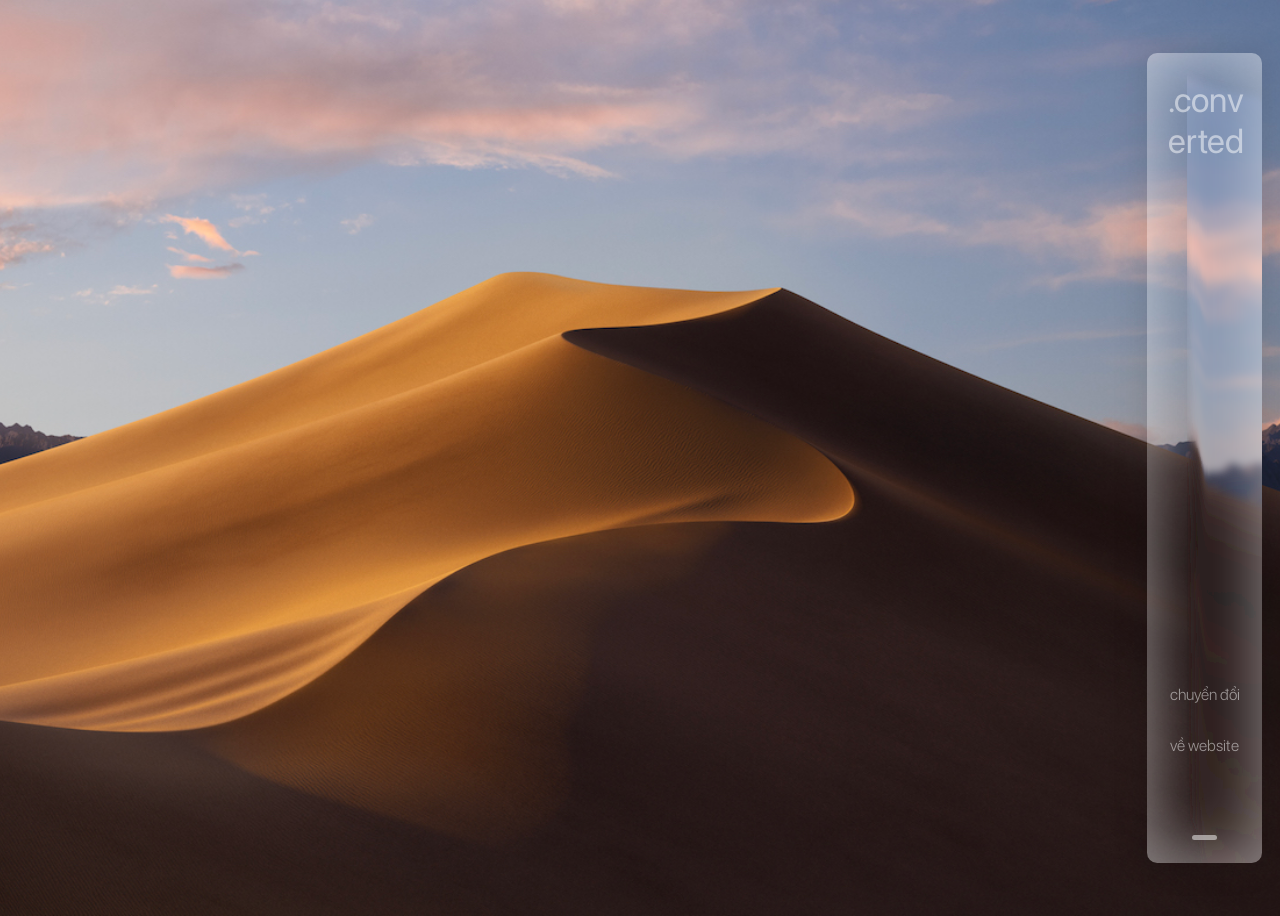
<file: index.html>
<!DOCTYPE html>
<html lang="vi">
<head>
    <meta charset="UTF-8">
    <meta name="viewport" content="width=device-width, initial-scale=1.0">
    <link rel="icon" type="image/png" href="assets/header.png">
    <link rel="stylesheet" href="main.css">
    <title>.converted</title>

    <svg width="0" height="0" style="position: absolute;">
        <filter id="glass_txture">
            <feImage href="assets/glass_displacement5.png" result="map" preserveAspectRatio="none"/>
            <feDisplacementMap in2="map" in="SourceGraphic" scale="100" xChannelSelector="R" yChannelSelector="G"/>
        </filter>
    </svg>
</head>

<body class="mainframe">
    <div class="pivot">
        
        <div id="dashboard" class="dashboard" style="display: none;">
            <div class="dashboard-content" style="padding: 20px; display: flex; flex-direction: column; gap: 15px; align-items: center;">
                <h2 style="font-family: 'SF Pro Heavy'; margin: 0;">Chuyển đổi</h2>
                
                <label for="file-upload" class="custom-file-upload" style="cursor: pointer; background: rgba(255,255,255,0.2); padding: 10px 20px; border-radius: 5px;">
                    Chọn tệp tin
                </label>
                <input id="file-upload" type="file" style="display:none;"/>
                <p id="file-name" style="font-size: 0.8em; color: rgba(255,255,255,0.7);"></p>

                <div id="conversion-controls" style="display: none; flex-direction: column; align-items: center; gap: 10px; width: 100%;">
                    <span>chuyển sang:</span>
                    <select id="format-select" style="background: rgba(0,0,0,0.5); color: white; border: 1px solid rgba(255,255,255,0.3); padding: 5px; border-radius: 4px; width: 80%;">
                    </select>
                    
                    <button id="convert-btn" style="margin-top: 10px; padding: 10px 30px; border-radius: 20px; border: none; background: white; color: black; font-weight: bold; cursor: pointer;">
                        Bắt đầu
                    </button>
                </div>
            </div>
        </div>

        <div id="about" class="dashboard" style="display: none; width: 21vw; height: 25vh; padding: 15px; flex-direction: column;">
            <div style="display: flex; justify-content: space-between; align-items: center; margin-bottom: 10px;">
                <div class="mover"></div>
                <span onclick="document.getElementById('about').style.display='none'" style="cursor: pointer; opacity: 0.5;">✕</span>
            </div>
            <p style="font-family: 'SF Pro Light'; font-size: 100qi; line-height: 1.4; color: rgba(255,255,255,0.8);">
                Project nhóm 11 <br> 2255010058 N. Hải Đăng.
            </p>
            <p style="font-family: 'SF Pro Light'; font-size: 5cqi; margin-top: auto; opacity: 0.5;">
                22CN2-FIT-HAU. Presentation purpose only.
            </p>
        </div>

        <div class="menu">
            <p style="font-size: 30cqi; font-family: 'SF Pro'; margin-top: 23cqi; margin-left: 23cqi; margin-right: 20cqi; color: rgba(255, 255, 255, 0.5);">
                .conv<br>erted
            </p>

            <div style="margin-top: auto; display: flex; flex-direction: column-reverse; margin-bottom: 20cqi; align-items: center;">
                <div class="mover"></div>
                
                <p id="toggle-about" style="font-family: 'SF Pro Light'; color: rgba(255, 255, 255, 0.5); cursor: pointer;">
                    về website
                </p>
                
                <p id="toggle-dashboard" style="font-family: 'SF Pro Light'; color: rgba(255, 255, 255, 0.5); cursor: pointer;">
                    chuyển đổi
                </p>
            </div>
        </div>
    </div>

    <script>
        // select
        const menu = document.querySelector('.menu');
        const dashboard = document.getElementById('dashboard');
        const about = document.getElementById('about');
        
        const toggleDashboardBtn = document.getElementById('toggle-dashboard');
        const toggleAboutBtn = document.getElementById('toggle-about');

        const fileInput = document.getElementById('file-upload');
        const fileNameDisplay = document.getElementById('file-name');
        const controls = document.getElementById('conversion-controls');
        const formatSelect = document.getElementById('format-select');
        const convertBtn = document.getElementById('convert-btn');

        // targets
        const formats = {
            text: ['TXT', 'DOCX', 'PDF'],
            audio: ['MP3', 'WAV', 'AAC'],
            image: ['PNG', 'JPG', 'WEBP'],
            video: ['MP4', 'MOV', 'MP3'] 
        };

        // listeners
        toggleDashboardBtn.addEventListener('click', () => {
            dashboard.style.display = (dashboard.style.display === 'none' || dashboard.style.display === '') ? 'block' : 'none';
            if(dashboard.style.display === 'block') { dashboard.style.left = '30vw'; dashboard.style.top = '25vh'; }
        });

        toggleAboutBtn.addEventListener('click', () => {
            about.style.display = (about.style.display === 'none' || about.style.display === '') ? 'flex' : 'none';
            if(about.style.display === 'flex') { about.style.left = '10vw'; about.style.top = '10vh'; }
        });

        // draggers
        function makeDraggable(element) {
            let isDragging = false;
            let offsetX, offsetY;

            element.addEventListener('mousedown', (e) => {
                const safeTags = ['INPUT', 'SELECT', 'BUTTON', 'LABEL', 'OPTION', 'SPAN'];
                if (safeTags.includes(e.target.tagName)) return;

                isDragging = true;
                element.style.cursor = 'grabbing';
                const rect = element.getBoundingClientRect();
                offsetX = e.clientX - rect.left;
                offsetY = e.clientY - rect.top;
                
                document.querySelectorAll('.menu, .dashboard').forEach(el => el.style.zIndex = 5);
                element.style.zIndex = 1000;
            });

            document.addEventListener('mousemove', (e) => {
                if (!isDragging) return;
                element.style.left = `${e.clientX - offsetX}px`;
                element.style.top = `${e.clientY - offsetY}px`;
                element.style.margin = "0"; 
            });

            document.addEventListener('mouseup', () => {
                isDragging = false;
                element.style.cursor = 'grab';
            });
        }

        makeDraggable(menu);
        makeDraggable(dashboard);
        makeDraggable(about);

        // dropdown
        fileInput.addEventListener('change', (e) => {
            const file = e.target.files[0];
            if (!file) return;

            fileNameDisplay.innerText = file.name;
            const extension = file.name.split('.').pop().toLowerCase();
            
            let type = '';
            if (['txt', 'docx', 'pdf'].includes(extension)) type = 'text';
            else if (['mp3', 'wav', 'aac'].includes(extension)) type = 'audio';
            else if (['png', 'jpg', 'webp', 'jpeg'].includes(extension)) type = 'image';
            else if (['mp4', 'mov'].includes(extension)) type = 'video';

            formatSelect.innerHTML = '';
            if (type) {
                formats[type].forEach(fmt => {
                    // Don't suggest converting to the same format
                    if (fmt.toLowerCase() !== extension) {
                        const opt = document.createElement('option');
                        opt.value = fmt.toLowerCase();
                        opt.innerText = fmt;
                        formatSelect.appendChild(opt);
                    }
                });
                controls.style.display = 'flex';
            } else {
                alert("Định dạng không được hỗ trợ!");
                controls.style.display = 'none';
            }
        });

        // pylogic
        convertBtn.addEventListener('click', async () => {
            const file = fileInput.files[0];
            const targetFormat = formatSelect.value;

            if (!file) {
                alert("Vui lòng chọn tệp tin!");
                return;
            }

            // pylistener
            convertBtn.innerText = "Đang xử lý...";
            convertBtn.disabled = true;

            const formData = new FormData();
            formData.append('file', file);
            formData.append('target', targetFormat);

            try {
                const response = await fetch('/convert', {
                    method: 'POST',
                    body: formData
                });

                if (response.ok) {
                    // downloader
                    const blob = await response.blob();
                    const url = window.URL.createObjectURL(blob);
                    const a = document.createElement('a');
                    a.href = url;
                    a.download = `converted_${file.name.split('.')[0]}.${targetFormat}`;
                    document.body.appendChild(a);
                    a.click();
                    window.URL.revokeObjectURL(url);
                    a.remove();
                } else {
                    const errorData = await response.json();
                    alert("Lỗi từ server: " + errorData.error);
                }
            } catch (error) {
                console.error("Lỗi kết nối:", error);
                alert("Không thể kết nối đến server Python.");
            } finally {
                // reset button
                convertBtn.innerText = "Bắt đầu";
                convertBtn.disabled = false;
            }
        });
    </script>
</body>
</html>
</file>
<file: main.css>
@font-face {
    font-family: 'SF Pro';
    src: url("assets/SF-Pro-Display-Regular.otf") format("opentype");
}

@font-face {
    font-family: 'SF Pro Heavy';
    src: url("assets/SF-Pro-Display-Heavy.otf") format("opentype");
}

@font-face {
    font-family: 'SF Pro Light';
    src: url("assets/SF-Pro-Display-Light.otf") format("opentype");
}

*{
    font-family: 'SF Pro';
    color: white;
    user-select: none;
    cursor: crosshair;
}

.mainframe{
    width: 100vw;
    height: 100vh;
    overflow: hidden;

    background-image: url("assets/mac_nature.jpg");
    background-size: cover;
    background-repeat: no-repeat;
    background-position: center;
}

.pivot{
    width: 100vw;
    height: 100vh;
    display:flex;
    flex-direction: row-reverse;
    align-items: center;
}

.menu{
    width: 9vw;
    height: 90vh;

    margin-right: 2vw;
    border-radius: .8vw;

    backdrop-filter: brightness(1.1) blur(4px) url(#glass_txture);
    box-shadow: inset 0 0 64px 5px rgba(255, 255, 255, 0.5), 0 0 32px 5px rgba(0, 0, 0, 0.1);

    transition: backdrop-filter 1s ease;

    display:flex;
    flex-direction: column;
    align-items: center;

    container-type: inline-size; 
    container-name: menu-box;

    /* ??? */
    position: absolute;
}

.menu:hover{
    backdrop-filter: brightness(1.1) blur(2px) url(#glass_txture);
    box-shadow: inset 0 0 64px 5px rgba(255, 255, 255, 0.5), 0 0 32px 5px rgba(0, 0, 0, 0.1);
    
    display:flex;
    flex-direction: column;
    align-items: center;
}

.dashboard {
    position: absolute;
    width: 42vw;
    height: 50vh;
    border-radius: .8vw;

    margin: 0; 

    backdrop-filter: brightness(1.1) blur(4px) url(#glass_txture);
    box-shadow: inset 0 0 64px 5px rgba(255, 255, 255, 0.5), 0 0 32px 5px rgba(0, 0, 0, 0.1);

    container-type: inline-size; 
    container-name: menu-box;
    
    z-index: 5;
}

.mover{
    background-color: rgba(255, 255, 255, 0.5);
    border-radius: 10px;
    width: 2vw;
    height: 5px;
    margin-top: 5vw;
}
</file>
